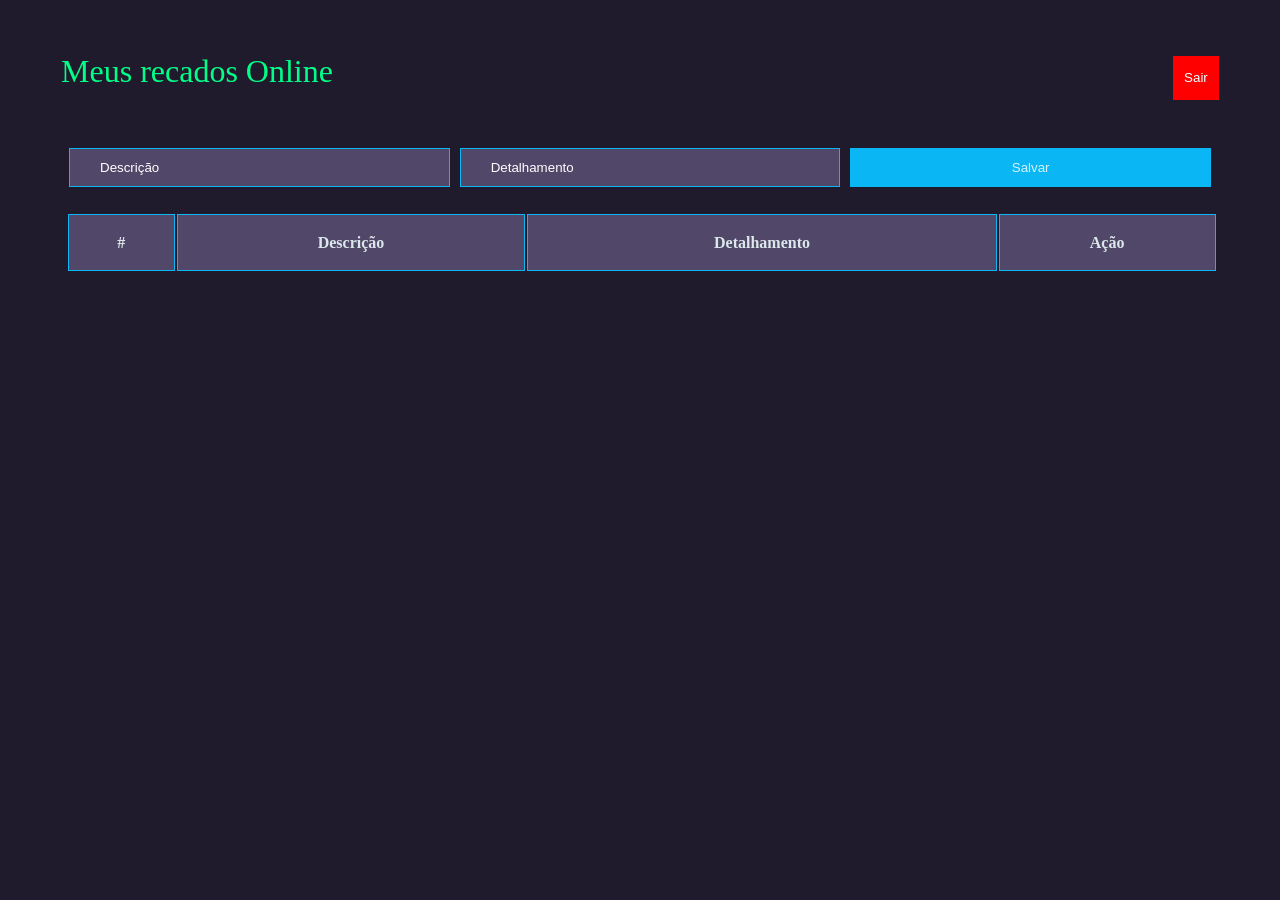
<file: index.html>
<!DOCTYPE html>
<html lang="pt-BR">
  <head>
    <meta charset="UTF-8" />
    <title>Página de recados online</title>
    <link rel="stylesheet" href="css/stylesheet.css" />
    <script type="text/javascript" src="js/addTable.js"></script>
  </head>

  <body>
    <main>
      <div>
        <div id="nav">
          Meus recados Online
          <input id="button-logout" onclick="logout()" value="Sair" />
        </div>
      </div>
      <section id="table">
        <form id="transaction-form">
          <div id="input-data">
            <input
              id="descricao"
              class="input-text"
              placeholder="Descrição"
              type="text"
              required
            />
            <input
              id="detalhamento"
              class="input-text"
              placeholder="Detalhamento"
              type="text"
              required
            />
            <input
              id="salvar"
              class="input-btn"
              type="button"
              value="Salvar"
              onclick="addToTable()"
            />
          </div>
        </form>

        <table class="tabela_att">
          <thead id="0">
            <tr>
              <div>
                <th class="input-btn">#</th>
                <th class="input-btn">Descrição</th>
                <th class="input-btn">Detalhamento</th>
                <th class="input-btn" colspan="2">Ação</th>
              </div>
            </tr>
          </thead>
          <tbody class="tabela" id="myTable"></tbody>
        </table>
      </section>

      <!--<footer class="mt-auto">
        <p class="text-muted text-footer">
          Desenvolvido por
          <a href="https://github.com/Linolonil" class="footer-table">
            Lino Jorge
          </a>
          © 2022
        </p>
      </footer>-->
    </main>
  </body>
</html>
</file>
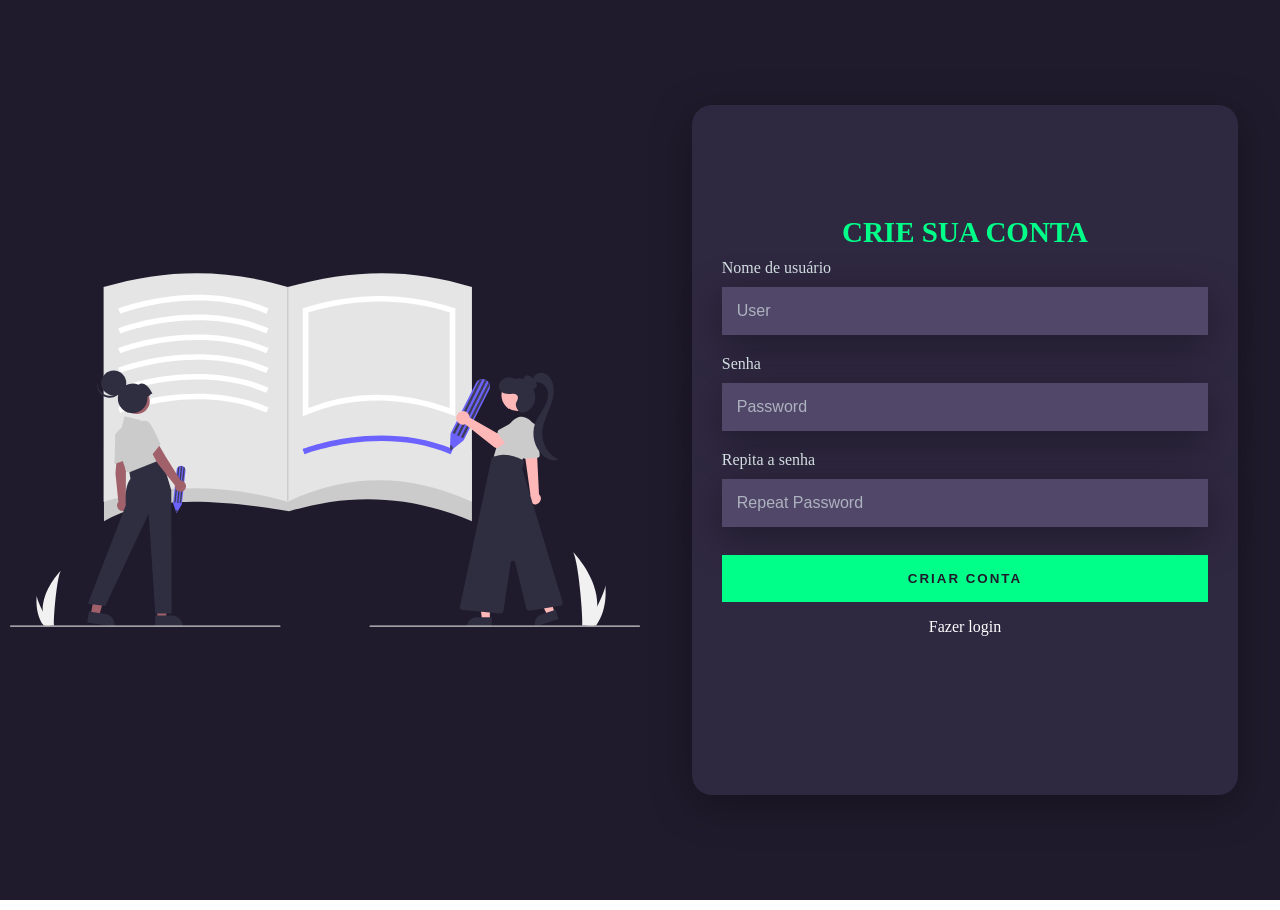
<file: criarConta.html>
<!DOCTYPE html>
<html lang="en">
  <head>
    <meta charset="UTF-8" />
    <meta http-equiv="X-UA-Compatible" content="IE=edge" />
    <meta name="viewport" content="width=device-width, initial-scale=1.0" />
    <title>Faça seu login.</title>
    <link rel="stylesheet" href="css/criarconta.css">
  </head>

  <body>
    <main>

      <div class="main-login">
        <div class="left-login"><img alt="Papel de parede Floresta ao sol" src="css/undraw_notebook_re_id0r.svg" /></a>
        </div>
        <form id="create-form" class="right-login">
          <div class="card-login">
          <h1>CRIE SUA CONTA</h1>
          <div class="textfield">
            <label for="usuario">Nome de usuário</label>
            <input type="text" id="user" name="" placeholder="User">
          </div>
          <div class="textfield">
            <label for="senha">Senha</label>
            <input type="Password" id="senha" placeholder="Password">
          </div>
          <div class="textfield">
            <label for="senha">Repita a senha</label>
            <input type="Password" id="senha-verificada" placeholder="Repeat Password">
          </div>
          <br>
          <a href="logar.html"><button type="submit" class="btn-login">Criar conta</button></a>
          <p><a href="logar.html">Fazer login</a></p>
      

          <p></p>
        </div>
      </form>
    </div>
  </main>
  <script src="js/validation.js"></script>
  </body>
</html>
</file>
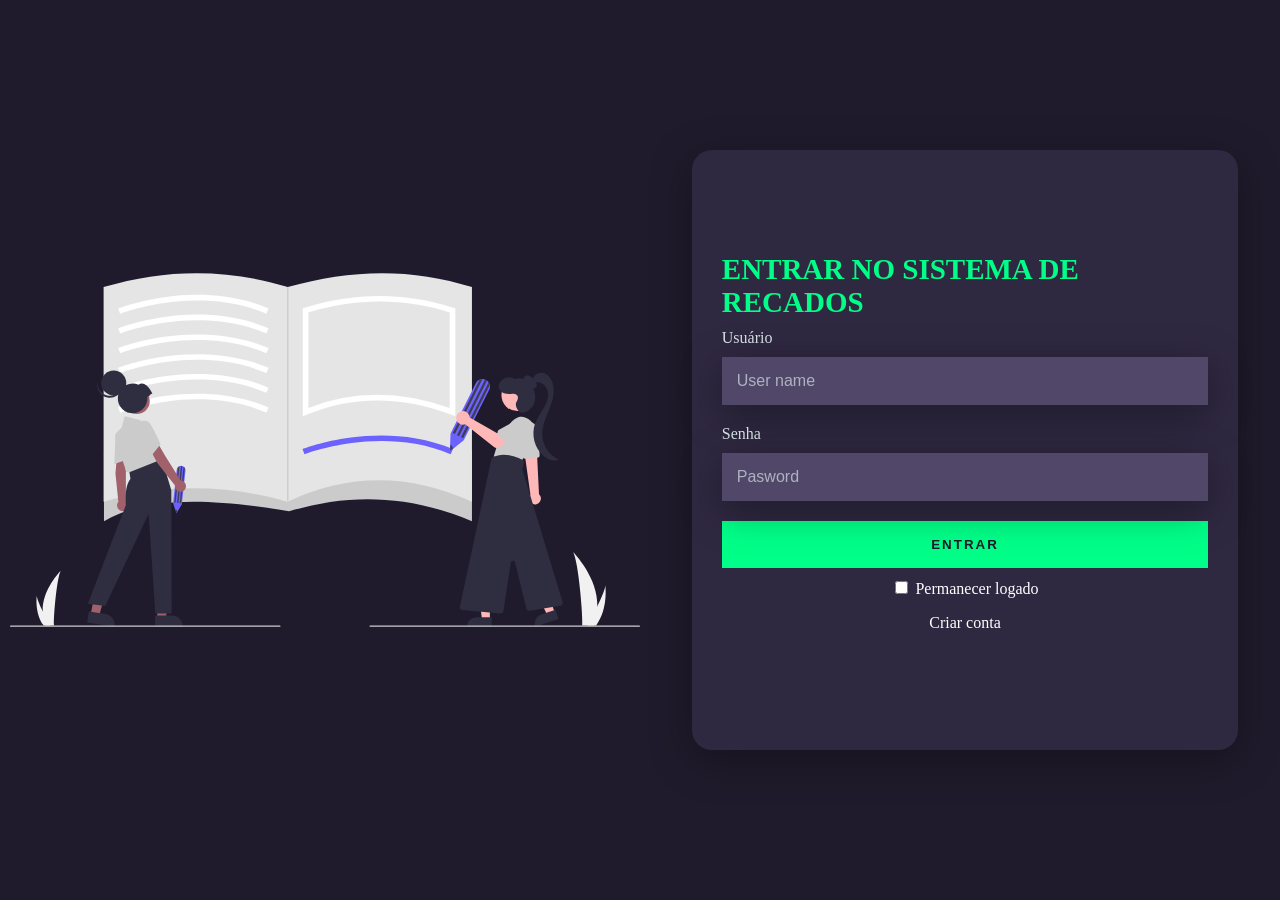
<file: logar.html>
<!DOCTYPE html>
<html lang="en">
  <head>
    <meta charset="UTF-8" />
    <meta http-equiv="X-UA-Compatible" content="IE=edge" />
    <meta name="viewport" content="width=device-width, initial-scale=1.0" />
    <title>Faça seu login.</title>
    <link rel="stylesheet" href="css/style.css" />
  </head>
  <body>
    <main>
      <div class="main-login">
        <div class="left-login"><img alt="Menina segurando um caderno" src="css/undraw_notebook_re_id0r.svg" /></a>
        </div>
        
        <div class="right-login">
          <form class="card-login" id="card-login">
              <h1>ENTRAR NO SISTEMA DE RECADOS</h1>
              <div class="textfield">
                <label for="usuario">Usuário</label>
                <input type="text" id="usuario-input" name="user" placeholder="User name">
              </div>
              <div class="textfield">
                <label for="senha">Senha</label>
                <input type="Password" id="password-input" name="senha" placeholder="Pasword ">
            </div>
            <button type="submit" class="btn-login"><a class="btn-login">ENTRAR</a></button>
            <div class="">
             <input type="checkbox" class="check-input" id="session-check">
             <label class="logged">Permanecer logado</label>
           </div>
            <p><a href="criarConta.html">Criar conta</a>
            </p>
          </form>
        </div>
      </div>
    </main>
    <script src="./js/conta.js"></script>
  </body>
  </html>
</file>
<file: css/stylesheet.css>
#nav {
    justify-content: space-around;
    width: 100%;
    height: 10vh;
    background-color: #201B2C;
    color: #00FF88;
    font-size: 2em;
    text-align: center;
    line-height: 14vh;
}

/* --------------------------- Form --------------------------- */
body{
    background: #201B2C;
}

#input-data {
    width: 90vw;
    margin: 0 auto;
    margin-top: 5vh;
    display: flex;
}

.input-text {
    flex: 1;
    min-width: 210px;
    margin: 5px;
    height: 35px;
    padding-left: 30px;
    border-style: solid;
    border-width: 1px;
    border-color:  #0bb6f4;
    background-color: #514869;
    outline: none;
    color: #fff;
}
.input-text::placeholder{
    color:#fff ;
}
#descricao,#detalhamento{
    background-color: #514869;
}
.input-btn {
    flex: 1;
    margin: 5px;
    height: 39px;
    border: 1px solid;
    border-color:  #0bb6f4;
    cursor: pointer;
    color: #f0ffffde;

}
#salvar{
    background-color:  #0bb6f4;;
}

/* --------------------------- Table --------------------------- */

#myTable {
    font-family: Ubuntu;
    width: 90%;
    margin: 0 auto;
    margin-top: 5vh;
    border-collapse: collapse;
}

#myTable th {
    background-color: #2F2841;
    padding: 10px;
    color: white;
    font-weight: 100;
    border: none;
}

#myTable td, th{
    border: 1px solid #0bb6f4;
    padding: 8px;
    background-color: #514869;
    color: #fff;
}

#myTable td{
    padding: 5px;
}

#myTable tr:nth-child(even) {
    background-color: #f2f2f2;
}

#myTable tr:hover {
    background-color: #ddd;
}

.remove-btn{
    width: 100%;
    height: 100%;
    text-align: center;
    border-width: 0px;
    background-color: red;;
    cursor: pointer; 
    color: #fff;
}
.edit-btn{
    width: 100%;
    height: 100%;
    text-align: center;
    border-width: 0px;
    background-color: #0bb6f4;
    cursor: pointer; 
    color: #fff;
}
.tabela_att{
    margin-top: 20px;
    margin-left: 4.5vw ;
    width: 90vw;
    text-align: center;
    
}
#button-logout{
    width: 40px;
    text-align: center;
    margin-left: 65vw;
    height: 40px;
    border: 1px solid red;
    background-color: red;
    cursor: pointer;
    color: #f0ffff;

}
</file>
<file: css/criarconta.css>
body{
   margin: 0;
   padding: 0;
   overflow: hidden;
 }
 .main-login{
   width:100vw;
   height: 100vh;
   background-color:#aaaaaa ;
   display: flex;
   justify-content: center;
   align-items: center;
   background: #201b2c;
 }
 .left-login{
   width:50%;
   height: 100vh;
   display: flex;
   justify-content: center;
   align-items: center;
   flex-direction: column;
   padding: 10px;
 }
 form{
  position:relative;
 }
 img{
   width: 100%;
   height: 100%;
   padding: 10px;
 }
 .right-login{
   width:50%;
   height: 100vh;
   display: flex;
   justify-content: center;
   align-items: center;
 }
 .card-login{
   width: 38vw;
   height: 70vh;
   display: flex;
   justify-content: center;
   align-items: center;
   flex-direction: column;
   padding: 30px;
   background: #2f2841;
   border-radius: 20px;
   box-shadow: 0px 10px 40px #00000056;
 }
 .card-login > h1 {
   color: #00ff88;
   font-weight: 800;
   margin: 0%;
   font-size: 29px;
 }
 .textfield{
   display: flex;
   flex-direction: column;
   align-items: flex-start;
   justify-content: center;
   margin: 10px 0px;
 }
 .textfield > input{
   width: 38vw; 
   border: none;
   padding: 15px;
   background: #514869;
   color: #f0ffffde;
   font-size: 12pt;
   box-shadow:0px 10px 40px #00000056;
   box-sizing: border-box;
 }
 .textfield > label{
   color:#f0ffffde ;
   margin-bottom: 10px;
 }
 .textfield > input::placeholder{
   color: #f0ffff94;
 }
 .btn-login{
   width: 38vw;
   padding: 16px 0px;
   margin: none;
   outline: none;
   text-transform: uppercase;
   font-weight: 800;
   letter-spacing: 2px;
   color: #201b2c;
   background:#00ff88;
   border: none;
   cursor:pointer;
 }
 .btn-login:hover{
   color: gray;
 }
 a{
   color: #201b2c;
   text-decoration: none;
   text-transform: uppercase;
 }
 a:hover{
   color: gray;
 }
p > a, p{
  color: #fff;
  text-transform: none;
  text-decoration: none;

}
</file>
<file: css/style.css>
body{
  margin: 0;
  padding: 0;
  overflow: hidden;
}
.main-login{
  width:100vw;
  height: 100vh;
  background-color:#aaaaaa ;
  display: flex;
  justify-content: center;
  align-items: center;
  background: #201b2c;
}
.left-login{
  width:50%;
  height: 100vh;
  display: flex;
  justify-content: center;
  align-items: center;
  flex-direction: column;
  padding: 10px;
}
img{
  width: 100%;
  height: 100%;
  padding: 10px;
}
.right-login{
  width:50%;
  height: 100vh;
  display: flex;
  justify-content: center;
  align-items: center;
}
.card-login{
  width: 38vw;
  height:60vh; 
  display: flex;
  justify-content: center;
  align-items: center;
  flex-direction: column;
  padding: 30px;
  background: #2f2841;
  border-radius: 20px;
  box-shadow: 0px 10px 40px #00000056;
}
.card-login > h1 {
  color: #00ff88;
  font-weight: 800;
  margin: 0%;
  font-size: 29px;
}
.textfield{
  display: flex;
  flex-direction: column;
  align-items: flex-start;
  justify-content: center;
  margin: 10px 0px;
}
.textfield > input{
  width: 38vw; 
  border: none;
  padding: 15px;
  background: #514869;
  color: #f0ffffde;
  font-size: 12pt;
  box-shadow:0px 10px 40px #00000056;
  box-sizing: border-box;
}
.textfield > label{
  color:#f0ffffde ;
  margin-bottom: 10px;
}
.textfield > input::placeholder{
  color: #f0ffff94;
}
.btn-login{
  width:38vw;
  padding: 16px 0px;
  margin: none;
  outline: none;
  text-transform: uppercase;
  font-weight: 800;
  letter-spacing: 2px;
  color: #201b2c;
  background:#00ff88;
  border: none;
  cursor:pointer;
  text-decoration: none;
  margin-top: 10px;
  margin-bottom: 10px;
}
.btn-login:hover{
  color: gray;

}
p > a, p{
  color: #fff;
  text-transform: none;
  text-decoration: none;

}
a:hover{
  color:gray;
}
div.textfield{
  position: relative;
}
.logged{
  color: #fff;
}
</file>
